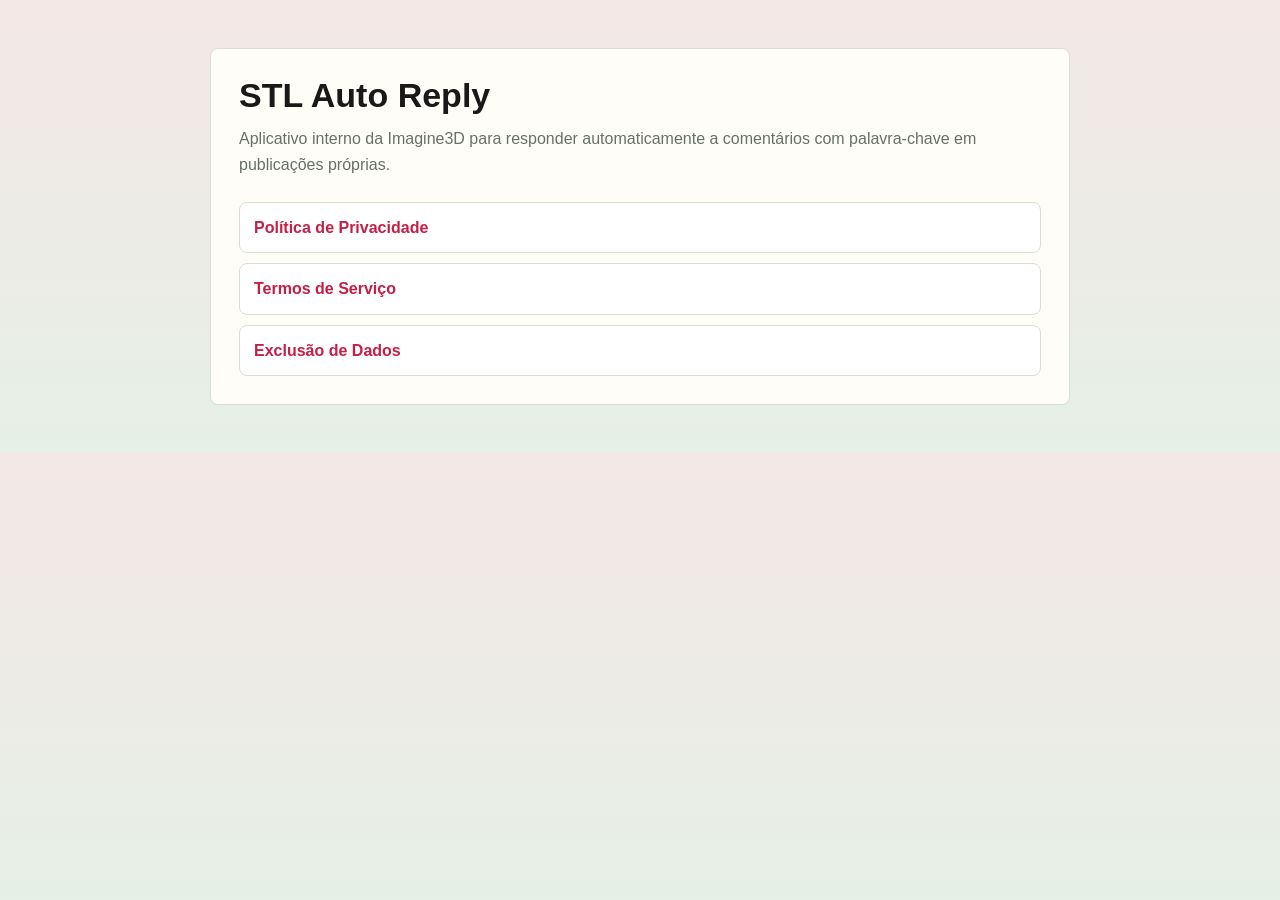
<file: docs/index.html>
<!doctype html>
<html lang="pt-BR">
<head>
  <meta charset="utf-8">
  <meta name="viewport" content="width=device-width, initial-scale=1">
  <title>STL Auto Reply</title>
  <style>
    :root {
      color-scheme: light;
      --bg: #f7f8f3;
      --ink: #191919;
      --muted: #657166;
      --panel: #fffdf8;
      --line: #d9dfcf;
      --raspberry: #c51f46;
      --leaf: #178a4a;
    }

    * {
      box-sizing: border-box;
    }

    body {
      margin: 0;
      background: linear-gradient(180deg, rgba(197, 31, 70, 0.08), rgba(23, 138, 74, 0.08)), var(--bg);
      color: var(--ink);
      font-family: Arial, Helvetica, sans-serif;
      line-height: 1.6;
    }

    main {
      width: min(860px, calc(100% - 32px));
      margin: 0 auto;
      padding: 48px 0;
    }

    section {
      padding: 28px;
      border: 1px solid var(--line);
      border-radius: 8px;
      background: var(--panel);
    }

    h1 {
      margin: 0 0 12px;
      font-size: 34px;
      line-height: 1.1;
    }

    p {
      margin: 0 0 18px;
      color: var(--muted);
    }

    nav {
      display: grid;
      gap: 10px;
      margin-top: 24px;
    }

    a {
      display: block;
      padding: 12px 14px;
      border: 1px solid var(--line);
      border-radius: 8px;
      color: var(--raspberry);
      background: #fff;
      text-decoration: none;
      font-weight: 700;
    }

    a:hover {
      border-color: var(--leaf);
    }
  </style>
</head>
<body>
  <main>
    <section>
      <h1>STL Auto Reply</h1>
      <p>Aplicativo interno da Imagine3D para responder automaticamente a comentários com palavra-chave em publicações próprias.</p>
      <nav aria-label="Documentos legais">
        <a href="privacy.html">Política de Privacidade</a>
        <a href="terms.html">Termos de Serviço</a>
        <a href="data-deletion.html">Exclusão de Dados</a>
      </nav>
    </section>
  </main>
</body>
</html>
</file>
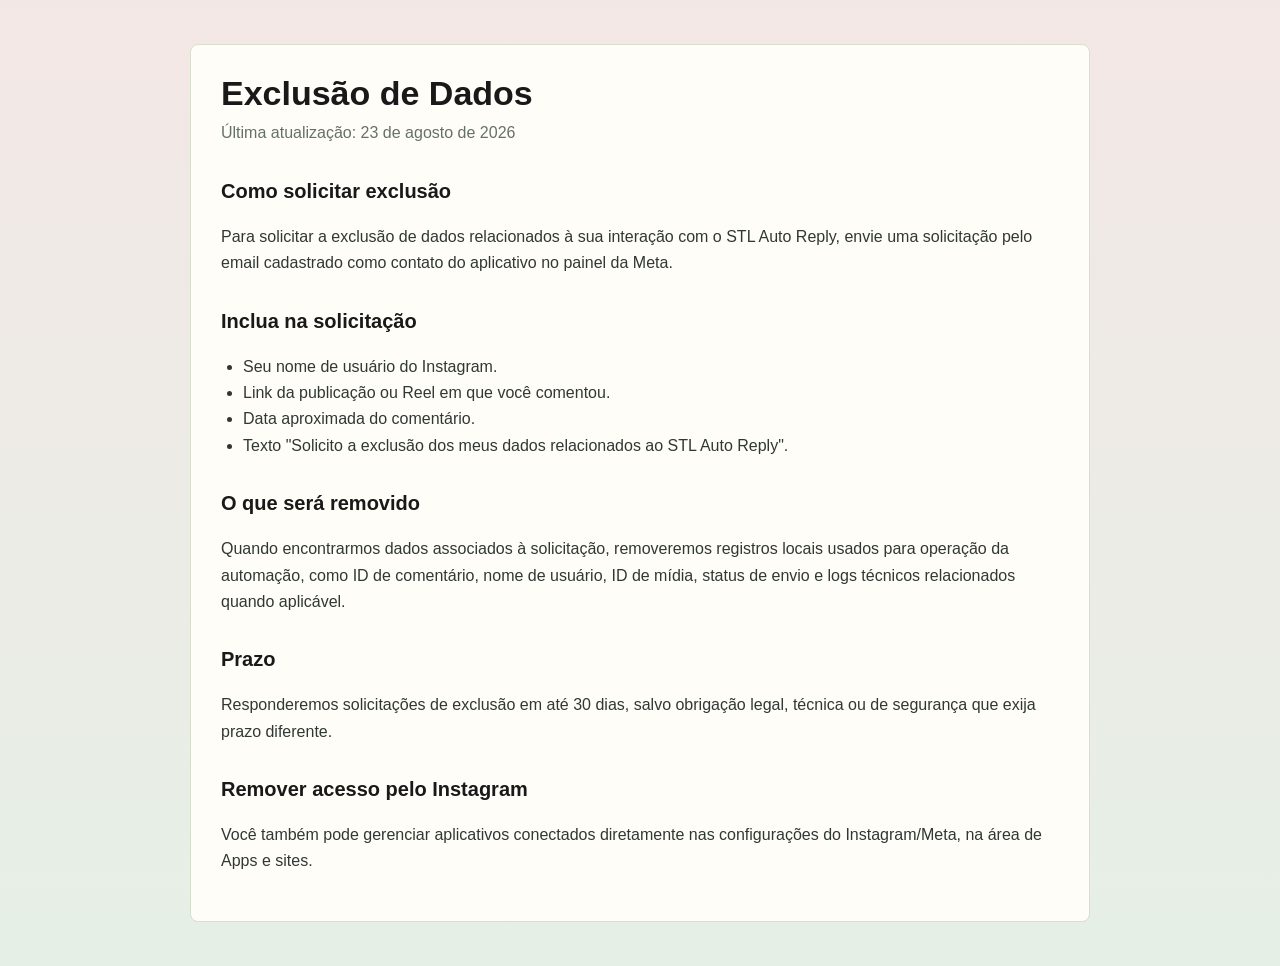
<file: docs/data-deletion.html>
<!doctype html>
<html lang="pt-BR">
<head>
  <meta charset="utf-8">
  <meta name="viewport" content="width=device-width, initial-scale=1">
  <title>Exclusão de Dados - STL Auto Reply</title>
  <link rel="stylesheet" href="styles.css">
</head>
<body>
  <main>
    <article>
      <h1>Exclusão de Dados</h1>
      <p class="updated">Última atualização: 23 de agosto de 2026</p>

      <h2>Como solicitar exclusão</h2>
      <p>Para solicitar a exclusão de dados relacionados à sua interação com o STL Auto Reply, envie uma solicitação pelo email cadastrado como contato do aplicativo no painel da Meta.</p>

      <h2>Inclua na solicitação</h2>
      <ul>
        <li>Seu nome de usuário do Instagram.</li>
        <li>Link da publicação ou Reel em que você comentou.</li>
        <li>Data aproximada do comentário.</li>
        <li>Texto "Solicito a exclusão dos meus dados relacionados ao STL Auto Reply".</li>
      </ul>

      <h2>O que será removido</h2>
      <p>Quando encontrarmos dados associados à solicitação, removeremos registros locais usados para operação da automação, como ID de comentário, nome de usuário, ID de mídia, status de envio e logs técnicos relacionados quando aplicável.</p>

      <h2>Prazo</h2>
      <p>Responderemos solicitações de exclusão em até 30 dias, salvo obrigação legal, técnica ou de segurança que exija prazo diferente.</p>

      <h2>Remover acesso pelo Instagram</h2>
      <p>Você também pode gerenciar aplicativos conectados diretamente nas configurações do Instagram/Meta, na área de Apps e sites.</p>
    </article>
  </main>
</body>
</html>
</file>
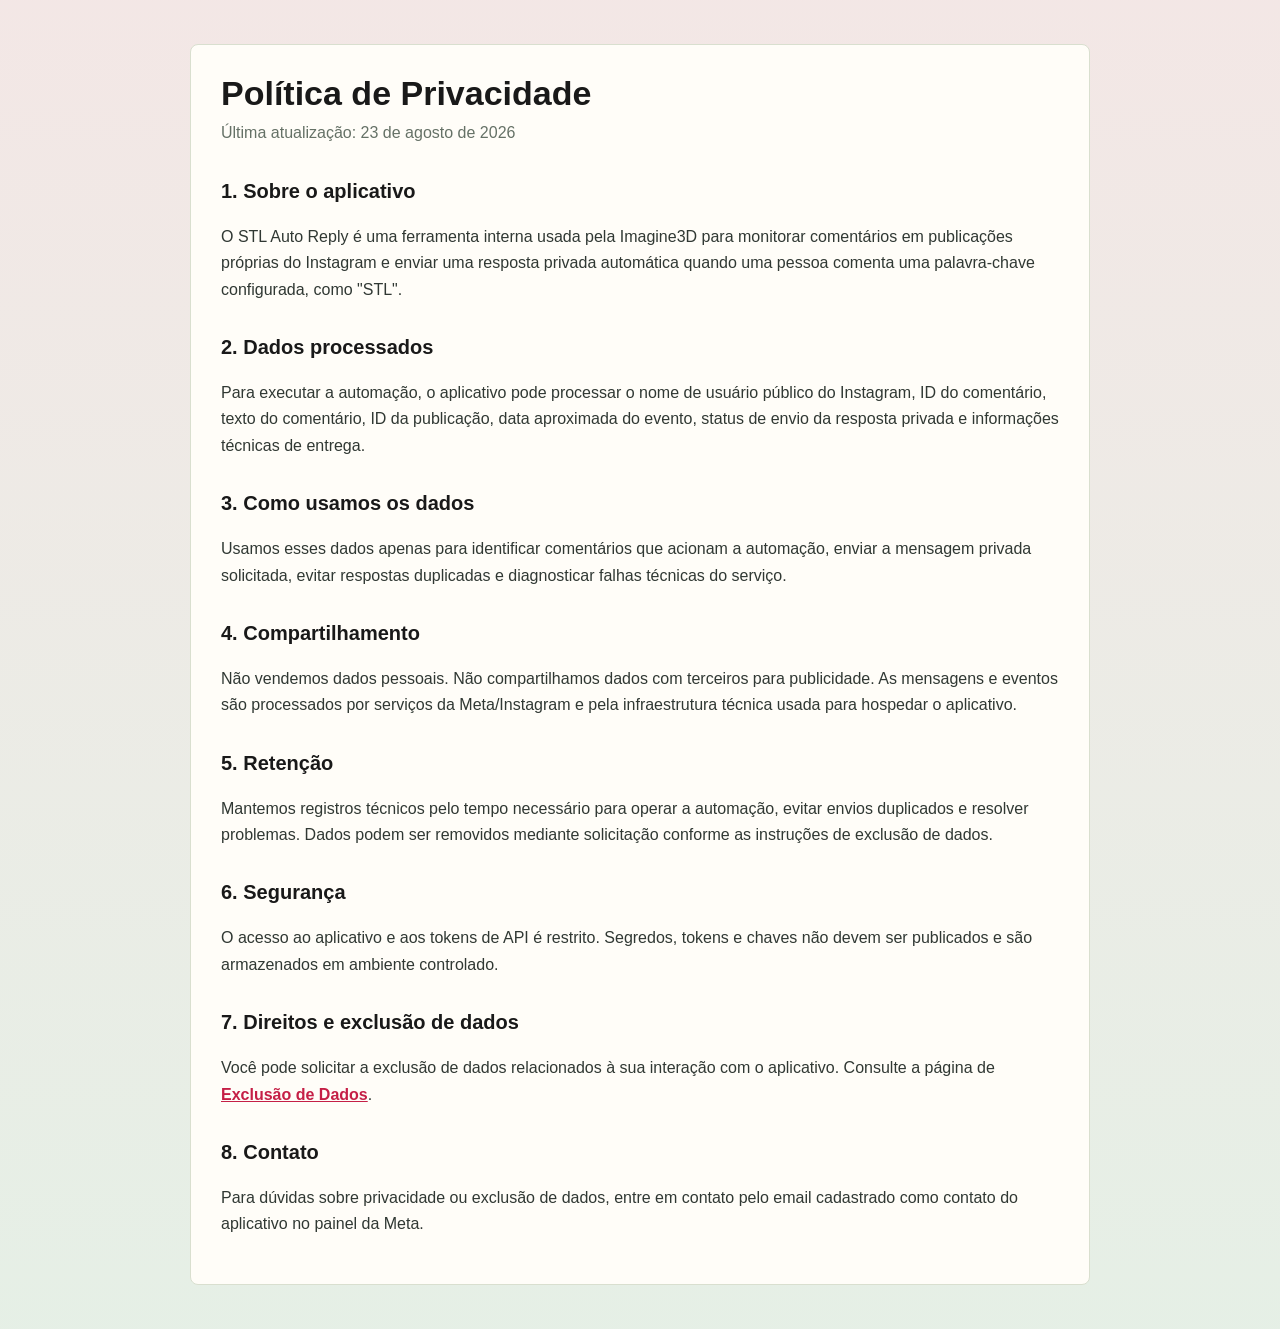
<file: docs/privacy.html>
<!doctype html>
<html lang="pt-BR">
<head>
  <meta charset="utf-8">
  <meta name="viewport" content="width=device-width, initial-scale=1">
  <title>Política de Privacidade - STL Auto Reply</title>
  <link rel="stylesheet" href="styles.css">
</head>
<body>
  <main>
    <article>
      <h1>Política de Privacidade</h1>
      <p class="updated">Última atualização: 23 de agosto de 2026</p>

      <h2>1. Sobre o aplicativo</h2>
      <p>O STL Auto Reply é uma ferramenta interna usada pela Imagine3D para monitorar comentários em publicações próprias do Instagram e enviar uma resposta privada automática quando uma pessoa comenta uma palavra-chave configurada, como "STL".</p>

      <h2>2. Dados processados</h2>
      <p>Para executar a automação, o aplicativo pode processar o nome de usuário público do Instagram, ID do comentário, texto do comentário, ID da publicação, data aproximada do evento, status de envio da resposta privada e informações técnicas de entrega.</p>

      <h2>3. Como usamos os dados</h2>
      <p>Usamos esses dados apenas para identificar comentários que acionam a automação, enviar a mensagem privada solicitada, evitar respostas duplicadas e diagnosticar falhas técnicas do serviço.</p>

      <h2>4. Compartilhamento</h2>
      <p>Não vendemos dados pessoais. Não compartilhamos dados com terceiros para publicidade. As mensagens e eventos são processados por serviços da Meta/Instagram e pela infraestrutura técnica usada para hospedar o aplicativo.</p>

      <h2>5. Retenção</h2>
      <p>Mantemos registros técnicos pelo tempo necessário para operar a automação, evitar envios duplicados e resolver problemas. Dados podem ser removidos mediante solicitação conforme as instruções de exclusão de dados.</p>

      <h2>6. Segurança</h2>
      <p>O acesso ao aplicativo e aos tokens de API é restrito. Segredos, tokens e chaves não devem ser publicados e são armazenados em ambiente controlado.</p>

      <h2>7. Direitos e exclusão de dados</h2>
      <p>Você pode solicitar a exclusão de dados relacionados à sua interação com o aplicativo. Consulte a página de <a href="data-deletion.html">Exclusão de Dados</a>.</p>

      <h2>8. Contato</h2>
      <p>Para dúvidas sobre privacidade ou exclusão de dados, entre em contato pelo email cadastrado como contato do aplicativo no painel da Meta.</p>
    </article>
  </main>
</body>
</html>
</file>
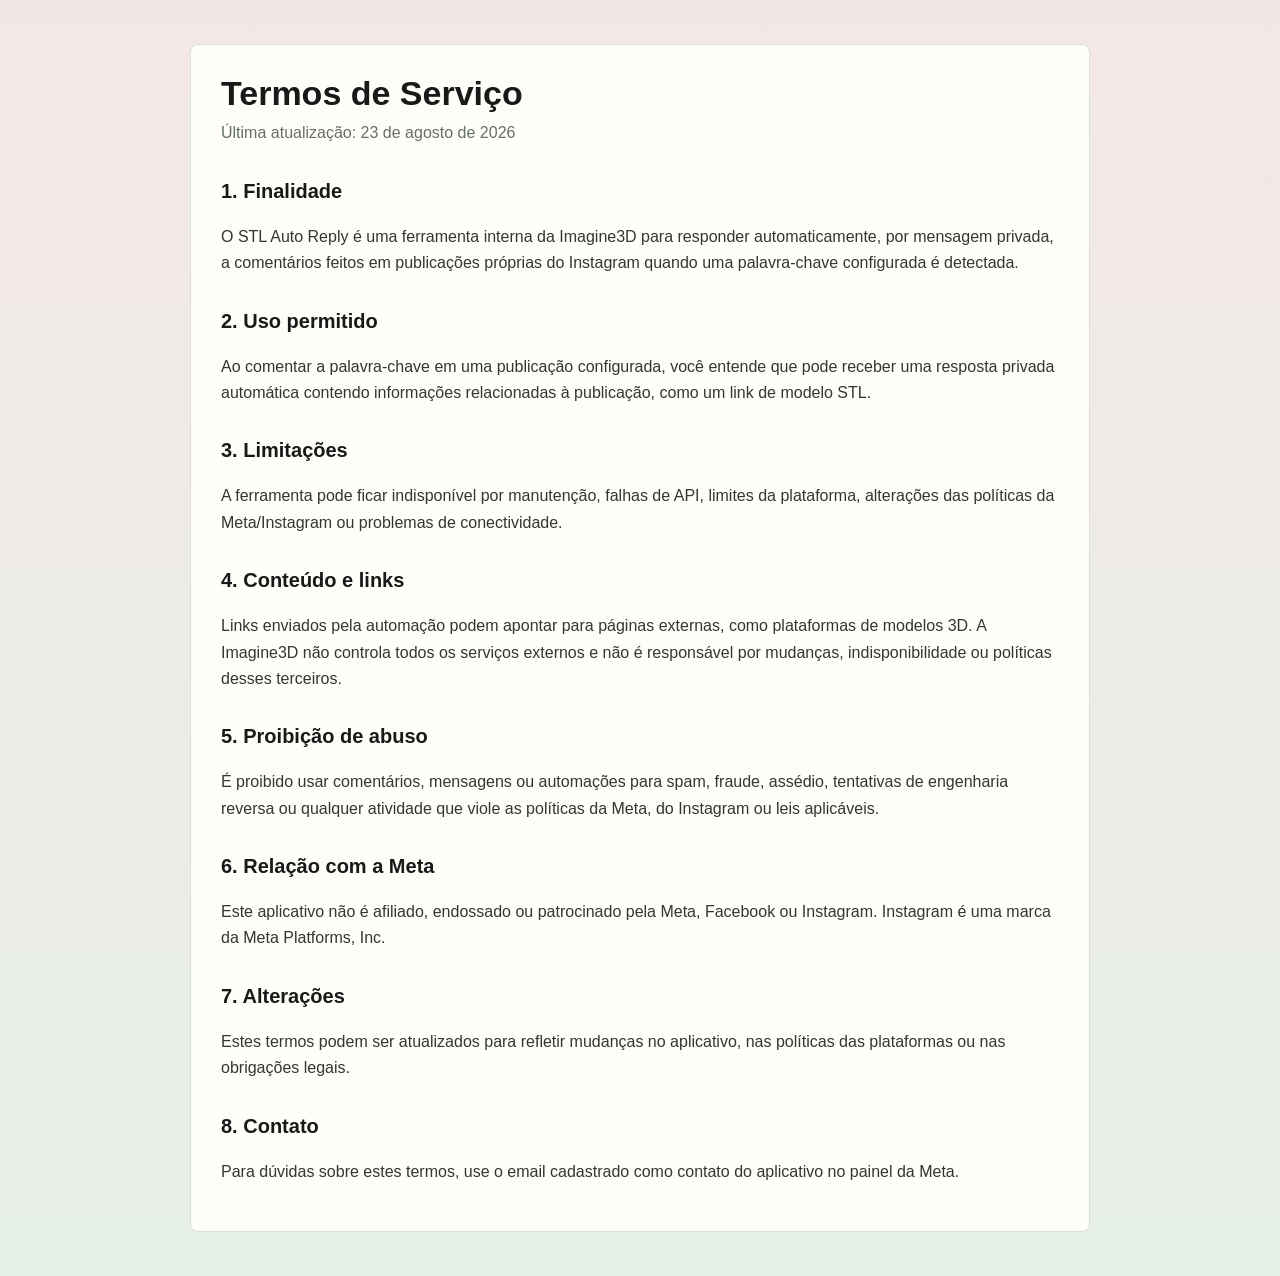
<file: docs/terms.html>
<!doctype html>
<html lang="pt-BR">
<head>
  <meta charset="utf-8">
  <meta name="viewport" content="width=device-width, initial-scale=1">
  <title>Termos de Serviço - STL Auto Reply</title>
  <link rel="stylesheet" href="styles.css">
</head>
<body>
  <main>
    <article>
      <h1>Termos de Serviço</h1>
      <p class="updated">Última atualização: 23 de agosto de 2026</p>

      <h2>1. Finalidade</h2>
      <p>O STL Auto Reply é uma ferramenta interna da Imagine3D para responder automaticamente, por mensagem privada, a comentários feitos em publicações próprias do Instagram quando uma palavra-chave configurada é detectada.</p>

      <h2>2. Uso permitido</h2>
      <p>Ao comentar a palavra-chave em uma publicação configurada, você entende que pode receber uma resposta privada automática contendo informações relacionadas à publicação, como um link de modelo STL.</p>

      <h2>3. Limitações</h2>
      <p>A ferramenta pode ficar indisponível por manutenção, falhas de API, limites da plataforma, alterações das políticas da Meta/Instagram ou problemas de conectividade.</p>

      <h2>4. Conteúdo e links</h2>
      <p>Links enviados pela automação podem apontar para páginas externas, como plataformas de modelos 3D. A Imagine3D não controla todos os serviços externos e não é responsável por mudanças, indisponibilidade ou políticas desses terceiros.</p>

      <h2>5. Proibição de abuso</h2>
      <p>É proibido usar comentários, mensagens ou automações para spam, fraude, assédio, tentativas de engenharia reversa ou qualquer atividade que viole as políticas da Meta, do Instagram ou leis aplicáveis.</p>

      <h2>6. Relação com a Meta</h2>
      <p>Este aplicativo não é afiliado, endossado ou patrocinado pela Meta, Facebook ou Instagram. Instagram é uma marca da Meta Platforms, Inc.</p>

      <h2>7. Alterações</h2>
      <p>Estes termos podem ser atualizados para refletir mudanças no aplicativo, nas políticas das plataformas ou nas obrigações legais.</p>

      <h2>8. Contato</h2>
      <p>Para dúvidas sobre estes termos, use o email cadastrado como contato do aplicativo no painel da Meta.</p>
    </article>
  </main>
</body>
</html>
</file>
<file: docs/styles.css>
:root {
  color-scheme: light;
  --bg: #f7f8f3;
  --ink: #191919;
  --muted: #657166;
  --panel: #fffdf8;
  --line: #d9dfcf;
  --raspberry: #c51f46;
  --leaf: #178a4a;
}

* {
  box-sizing: border-box;
}

body {
  margin: 0;
  background: linear-gradient(180deg, rgba(197, 31, 70, 0.08), rgba(23, 138, 74, 0.08)), var(--bg);
  color: var(--ink);
  font-family: Arial, Helvetica, sans-serif;
  line-height: 1.65;
}

main {
  width: min(900px, calc(100% - 32px));
  margin: 0 auto;
  padding: 44px 0;
}

article {
  padding: 30px;
  border: 1px solid var(--line);
  border-radius: 8px;
  background: var(--panel);
}

h1 {
  margin: 0 0 8px;
  font-size: 34px;
  line-height: 1.1;
}

h2 {
  margin: 28px 0 8px;
  font-size: 20px;
}

p,
li {
  color: #303833;
}

.updated {
  margin: 0 0 24px;
  color: var(--muted);
}

a {
  color: var(--raspberry);
  font-weight: 700;
}

ul {
  padding-left: 22px;
}

@media (max-width: 640px) {
  main {
    width: min(100% - 20px, 900px);
    padding: 20px 0;
  }

  article {
    padding: 20px;
  }

  h1 {
    font-size: 28px;
  }
}
</file>
